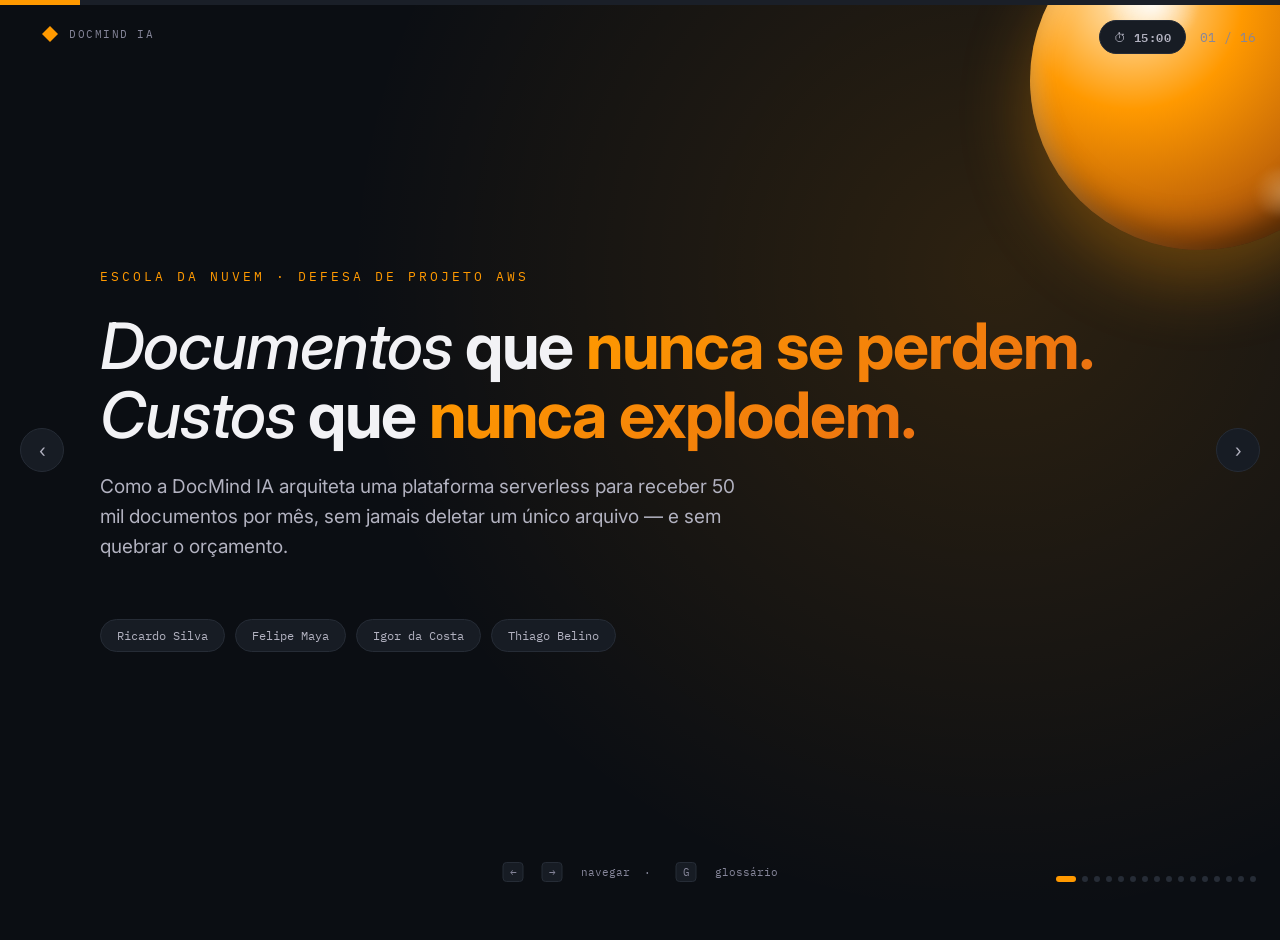
<file: index.html>
<!DOCTYPE html>
<html lang="pt-BR">
<head>
<meta charset="UTF-8">
<meta name="viewport" content="width=device-width, initial-scale=1.0">
<title>DocMind IA — Defesa do Projeto AWS</title>
<link rel="preconnect" href="https://fonts.googleapis.com">
<link href="https://fonts.googleapis.com/css2?family=Inter:ital,wght@0,400;0,500;0,600;0,700;0,800;1,500;1,600&family=IBM+Plex+Mono:wght@400;500;600&display=swap" rel="stylesheet">
<link rel="stylesheet" href="assets/css/presentation.css">
</head>
<body>

<div id="ambient"><div class="bloom"></div><div class="bloom2"></div><div class="grain"></div></div>

<div id="topbar"><div id="progress"></div></div>

<div id="brandMark">
  <svg width="20" height="20" viewBox="0 0 20 20" fill="none"><path d="M2 10 L10 2 L18 10 L10 18 Z M6 10 L10 6 L14 10 L10 14 Z" fill="var(--accent)"/></svg>
  <span>DOCMIND IA</span>
</div>

<div id="hud">
  <div id="timerBox" onclick="toggleTimer()">
    <span>⏱</span><span id="timerLabel">15:00</span>
  </div>
  <div id="slideCounter">01 / 13</div>
</div>

<div class="arrow-btn" id="prevBtn" onclick="go(-1)">‹</div>
<div class="arrow-btn" id="nextBtn" onclick="go(1)">›</div>

<div id="navHint"><kbd>←</kbd><kbd>→</kbd> navegar &nbsp;·&nbsp; <kbd>G</kbd> glossário</div>
<div id="dots"></div>

<div id="deck">

  <!-- SLIDE 0 — CAPA -->
  <section class="slide" id="slide-0">
    <div class="glossy-orb" style="position:absolute; width:340px; height:340px; top:-90px; right:-90px; z-index:0;"></div>
    <div class="slide-inner" style="position:relative; z-index:1;">
      <div class="title-kicker">Escola da Nuvem · Defesa de Projeto AWS</div>
      <div class="title-main"><em>Documentos</em> que <span class="accent">nunca se perdem.</span><br><em>Custos</em> que <span class="accent">nunca explodem.</span></div>
      <p class="title-sub">Como a DocMind IA arquiteta uma plataforma serverless para receber 50 mil documentos por mês, sem jamais deletar um único arquivo — e sem quebrar o orçamento.</p>
      <div class="team-row">
        <div class="team-chip">Ricardo Silva</div>
        <div class="team-chip">Felipe Maya</div>
        <div class="team-chip">Igor da Costa</div>
        <div class="team-chip">Thiago Belino</div>
      </div>
    </div>
  </section>

  <!-- SLIDE 1 — PROBLEMA -->
  <section class="slide slide-editorial" id="slide-1">
    <div class="presenter-tag"><span class="presenter-pill">P1</span><span class="time-pill">1:30</span></div>
    <div class="editorial-top">
      <span class="eyebrow">Problema & Solução</span>
      <div class="problem-grid">
        <div class="problem-col">
          <div class="problem-kicker">Problema 1 — <em>retenção</em></div>
          <h3>Nada pode ser apagado</h3>
          <p class="small">O histórico de documentos é o ativo de treinamento de IA da empresa. Apagar um arquivo antigo destruiria dado que já foi pago para coletar.</p>
        </div>
        <div class="problem-col">
          <div class="problem-kicker">Problema 2 — <em>custo</em></div>
          <h3>Tudo cresce junto</h3>
          <p class="small">50 mil arquivos novos por mês, para sempre, numa camada de acesso rápido tornariam o armazenamento sozinho capaz de inviabilizar o negócio em poucos anos.</p>
        </div>
      </div>
    </div>
    <div class="editorial-bottom">
      <h1 class="mega-title">Retenção <em>eterna</em>. Custo sob controle. Acesso rápido quando o cliente precisa.</h1>
      <div class="solution-aside">
        <div class="problem-kicker" style="color:var(--accent);">Solução</div>
        <p class="small">Uma arquitetura serverless que guarda tudo, mas rebaixa o custo de armazenamento sozinha, com o tempo.</p>
        <div class="aside-stat"><span>∞</span>retenção, zero exclusão</div>
      </div>
    </div>
  </section>

  <!-- SLIDE 2 — TRANSIÇÃO / VISÃO GERAL -->
  <section class="slide" id="slide-2">
    <div class="presenter-tag"><span class="presenter-pill">P1</span><span class="time-pill">0:30</span></div>
    <div class="slide-inner">
      <span class="eyebrow">Nossa resposta</span>
      <h1 class="slide-title">Uma arquitetura <em>100% serverless</em>: paga-se pelo uso, não pela capacidade ociosa.</h1>
      <p class="lede" style="margin-bottom:44px;">Três serviços gerenciados da AWS, cada um resolvendo uma parte específica do problema, sem nenhum servidor para provisionar ou manter.</p>
      <div class="grid3" style="margin-top:20px; row-gap:16px;">
        <div class="card future-card">
          <div class="process-num">01<span>/</span></div>
          <div class="fc-head"><h3 class="future-title">Entrada</h3></div>
          <p class="small" style="margin-top:8px;">AWS Cognito + API Gateway recebe e autentica cada requisição do cliente.</p>
        </div>
        <div class="card future-card">
          <div class="process-num">02<span>/</span></div>
          <div class="fc-head"><h3 class="future-title">Mediação</h3></div>
          <p class="small" style="margin-top:8px;">Lambda decide o que cada usuário pode ver — e gera o acesso.</p>
        </div>
        <div class="card future-card">
          <div class="process-num">03<span>/</span></div>
          <div class="fc-head"><h3 class="future-title">Retenção</h3></div>
          <p class="small" style="margin-top:8px;">S3 guarda tudo para sempre, rebaixando custo automaticamente.</p>
        </div>
      </div>
    </div>
  </section>

  <!-- SLIDE 3 — DIAGRAMA INTERATIVO -->
  <section class="slide" id="slide-3">
    <div class="presenter-tag"><span class="presenter-pill">P1</span><span class="time-pill">1:30</span></div>
    <div class="slide-inner" style="max-width:1420px;">
      <span class="eyebrow">Arquitetura</span>
      <h1 class="slide-title">Clique em cada <em>componente</em> para explorar o fluxo</h1>
      <div class="diagram-wrap">
        <div class="diagram-stage">
          <svg class="connectors" viewBox="0 0 1070 400" preserveAspectRatio="none">
            <defs>
              <marker id="arrowFlow" markerWidth="8" markerHeight="8" refX="6" refY="3" orient="auto" markerUnits="strokeWidth">
                <path d="M0,0 L0,6 L6,3 z" fill="var(--accent)"/>
              </marker>
              <marker id="arrowLife" markerWidth="8" markerHeight="8" refX="6" refY="3" orient="auto" markerUnits="strokeWidth">
                <path d="M0,0 L0,6 L6,3 z" fill="var(--teal)"/>
              </marker>
              <marker id="arrowDown" markerWidth="8" markerHeight="8" refX="6" refY="3" orient="auto" markerUnits="strokeWidth">
                <path d="M0,0 L0,6 L6,3 z" fill="#E7157B"/>
              </marker>
            </defs>
            <path class="flow-path" d="M150,215 L219,215" stroke="var(--accent)" stroke-width="2" marker-end="url(#arrowFlow)"/>
            <path class="flow-path" d="M370,215 L437,215" stroke="var(--accent)" stroke-width="2" marker-end="url(#arrowFlow)"/>
            <path class="flow-path" d="M590,215 L657,215" stroke="var(--accent)" stroke-width="2" marker-end="url(#arrowFlow)"/>
            <path class="flow-path" d="M810,205 L875,123" stroke="var(--accent)" stroke-width="2" marker-end="url(#arrowFlow)"/>
            <path class="life-path" d="M965,151 L965,267" stroke="var(--teal)" stroke-width="2" marker-end="url(#arrowLife)"/>
            <text x="975" y="213" font-family="IBM Plex Mono, monospace" font-size="9" fill="var(--teal)" transform="rotate(90 975 213)" text-anchor="middle">após 365 dias</text>
            <path class="download-path" d="M872,140 L817,218" stroke="#E7157B" stroke-width="1.6" marker-end="url(#arrowDown)"/>
            <path class="download-path" d="M870,300 L815,236" stroke="#E7157B" stroke-width="1.6" marker-end="url(#arrowDown)"/>
            <path class="download-path" d="M657,231 L590,231" stroke="#E7157B" stroke-width="1.6" marker-end="url(#arrowDown)"/>
            <path class="download-path" d="M437,231 L370,231" stroke="#E7157B" stroke-width="1.6" marker-end="url(#arrowDown)"/>
          </svg>
          <div class="node active" id="node-client" data-target="client"><div class="n-icon" style="border-radius:9px; overflow:hidden;"><img src="assets/img/cliente.png" alt="Cliente" style="display:block; width:100%; height:100%; object-fit:cover;"></div><div class="n-title">Cliente</div><div class="n-sub">Upload / consulta</div></div>
          <div class="node" id="node-cognito" data-target="cognito"><div class="n-icon" style="border-radius:9px; overflow:hidden;"><img src="assets/img/cognito.png" alt="Amazon Cognito" style="display:block; width:100%; height:100%; object-fit:cover;"></div><div class="n-title">Cognito</div><div class="n-sub">Login • 1x antes do upload</div></div>
          <div class="node" id="node-api" data-target="api"><div class="n-icon" style="border-radius:9px; overflow:hidden;"><img src="assets/img/api-gateway.png" alt="API Gateway" style="display:block; width:100%; height:100%; object-fit:cover;"></div><div class="n-title">API Gateway</div><div class="n-sub">Entrada + Auth</div></div>
          <div class="node" id="node-lambda" data-target="lambda"><div class="n-icon" style="border-radius:9px; overflow:hidden;"><img src="assets/img/lambda.png" alt="AWS Lambda" style="display:block; width:100%; height:100%; object-fit:cover;"></div><div class="n-title">Lambda</div><div class="n-sub">Presigned URL</div></div>
          <div class="node" id="node-s3" data-target="s3standard"><div class="n-icon" style="border-radius:9px; overflow:hidden;"><img src="assets/img/s3.png" alt="Amazon S3" style="display:block; width:100%; height:100%; object-fit:cover;"></div><div class="n-title">S3 Standard</div><div class="n-sub">0–365 dias</div></div>
          <div class="node" id="node-glacier" data-target="glacier"><div class="n-icon" style="border-radius:9px; overflow:hidden;"><img src="assets/img/s3-glacier.png" alt="S3 Glacier" style="display:block; width:100%; height:100%; object-fit:cover;"></div><div class="n-title">Glacier Deep Archive</div><div class="n-sub">&gt; 365 dias</div></div>
        </div>
        <div class="detail-panel" id="detailPanel"></div>
      </div>
      <div class="cli-terminal">
        <div class="cli-title">📟 aws logs tail /docmind/execution --follow</div>
        <div class="cli-log" id="cliLog">
          <div class="cli-line"><span class="cli-time">[SYS_INIT]</span>Aguardando clique em um componente do diagrama...</div>
        </div>
      </div>
    </div>
  </section>

  <!-- SLIDE 4 — SERVIÇOS EXPLICADOS -->
  <section class="slide" id="slide-4">
    <div class="presenter-tag"><span class="presenter-pill">P2</span><span class="time-pill">1:45</span></div>
    <div class="slide-inner" style="max-width:1250px;">
      <span class="eyebrow">Cada serviço, explicado</span>
      <h1 class="slide-title title-dense">O que é. Pra que usamos. Por que <em>escolhemos</em>. E em vez de quê.</h1>
      <div class="svc-grid">
        <div class="svc-col">
          <div class="process-num">01<span>/</span></div>
          <div class="svc-head"><div class="svc-icon" style="border-radius:10px; overflow:hidden;"><img src="assets/img/cognito.png" alt="Amazon Cognito" style="display:block; width:100%; height:100%; object-fit:cover;"></div><div><b>Amazon Cognito</b><div class="svc-analogy">"o segurança que confere identidade antes de tudo"</div></div></div>
          <div class="svc-row"><div class="lbl">O que é</div><div class="val">Serviço de identidade gerenciado — cadastro, login e emissão de token prontos.</div></div>
          <div class="svc-row"><div class="lbl">Pra que usamos</div><div class="val">Autenticar cada usuário e emitir o JWT do qual o restante do fluxo depende.</div></div>
          <div class="svc-row"><div class="lbl">Por que</div><div class="val">Elimina programar hash de senha, expiração de token e recuperação de conta na mão.</div></div>
          <div class="svc-row alt"><div class="lbl">Em vez de</div><div class="val">Landing page + banco de dados próprio — funcionaria, mas significa reimplementar (e arriscar) autenticação do zero.</div></div>
        </div>
        <div class="svc-col">
          <div class="process-num">02<span>/</span></div>
          <div class="svc-head"><div class="svc-icon" style="border-radius:10px; overflow:hidden;"><img src="assets/img/api-gateway.png" alt="API Gateway" style="display:block; width:100%; height:100%; object-fit:cover;"></div><div><b>API Gateway</b><div class="svc-analogy">"a recepção que confere sua identidade"</div></div></div>
          <div class="svc-row"><div class="lbl">O que é</div><div class="val">Porta de entrada HTTP gerenciada, com autenticação embutida.</div></div>
          <div class="svc-row"><div class="lbl">Pra que usamos</div><div class="val">Validar a identidade do usuário antes de qualquer acesso a arquivo.</div></div>
          <div class="svc-row"><div class="lbl">Por que</div><div class="val">Elimina a necessidade de reimplementar autenticação em cada endpoint.</div></div>
          <div class="svc-row alt"><div class="lbl">Em vez de</div><div class="val">ALB + Lambda direto, ou Function URLs — perderíamos usage plans, API keys por cliente e o Authorizer nativo via JWT.</div></div>
        </div>
        <div class="svc-col">
          <div class="process-num">03<span>/</span></div>
          <div class="svc-head"><div class="svc-icon" style="border-radius:10px; overflow:hidden;"><img src="assets/img/lambda.png" alt="AWS Lambda" style="display:block; width:100%; height:100%; object-fit:cover;"></div><div><b>AWS Lambda</b><div class="svc-analogy">"o atendente que busca só o seu documento"</div></div></div>
          <div class="svc-row"><div class="lbl">O que é</div><div class="val">Computação sob demanda, sem servidor para provisionar.</div></div>
          <div class="svc-row"><div class="lbl">Pra que usamos</div><div class="val">Gerar URLs assinadas restritas ao prefixo do usuário autenticado.</div></div>
          <div class="svc-row"><div class="lbl">Por que</div><div class="val">Cobrança só por invocação real — ideal para tráfego irregular.</div></div>
          <div class="svc-row alt"><div class="lbl">Em vez de</div><div class="val">EC2 ou ECS/Fargate — cobrariam capacidade ociosa entre uploads, indo contra o custo proporcional ao uso.</div></div>
        </div>
        <div class="svc-col">
          <div class="process-num">04<span>/</span></div>
          <div class="svc-head"><div class="svc-icon" style="border-radius:10px; overflow:hidden;"><img src="assets/img/s3.png" alt="Amazon S3" style="display:block; width:100%; height:100%; object-fit:cover;"></div><div><b>Amazon S3</b><div class="svc-analogy">"o arquivo onde tudo fica guardado"</div></div></div>
          <div class="svc-row"><div class="lbl">O que é</div><div class="val">Armazenamento de objetos com 8 classes de custo diferentes.</div></div>
          <div class="svc-row"><div class="lbl">Pra que usamos</div><div class="val">Guardar todo o histórico, com prefixo por usuário e Lifecycle.</div></div>
          <div class="svc-row"><div class="lbl">Por que</div><div class="val">Único serviço que combina durabilidade de 11 noves com custo residual.</div></div>
          <div class="svc-row alt"><div class="lbl">Em vez de</div><div class="val">EFS ou um blob column em banco de dados — nenhum dos dois tem Lifecycle nativo para arquivamento frio automático.</div></div>
        </div>
      </div>
    </div>
  </section>

  <!-- SLIDE 5 — JUSTIFICATIVA TÉCNICA -->
  <section class="slide" id="slide-5">
    <div class="presenter-tag"><span class="presenter-pill">P2</span><span class="time-pill">1:30</span></div>
    <div class="slide-inner" style="max-width:1250px;">
      <span class="eyebrow">Decisões pensadas, não copiadas</span>
      <h1 class="slide-title title-dense">Por que cada serviço <em>venceu</em> (e não a alternativa óbvia)</h1>
      <p class="small" style="margin-bottom:14px;">Em resumo: para cada peça da arquitetura, perguntamos "existe outro jeito de fazer isso, e por que não escolhemos ele?". O critério nunca foi "o que sabemos usar", foi "o que o requisito de negócio exige".</p>

      <table class="matrix">
        <thead>
          <tr><th style="width:16%;">Serviço escolhido</th><th style="width:28%;">Alternativa considerada</th><th style="width:56%;">Critério decisivo</th></tr>
        </thead>
        <tbody>
          <tr>
            <td class="svc-name" style="color:var(--ice);">Amazon Cognito</td>
            <td>Autenticação própria (banco de dados + hash de senha + JWT assinado à mão)</td>
            <td>Zero código de autenticação pra manter — cadastro, login e emissão de token prontos, com <b>10.000 usuários ativos/mês grátis</b>, indefinidamente.</td>
          </tr>
          <tr>
            <td class="svc-name" style="color:var(--ice);">API Gateway</td>
            <td>ALB + Lambda direto / Function URLs</td>
            <td>Precisávamos de <b>usage plans e API keys por cliente</b>, throttling nativo e integração pronta com Authorizer via JWT — sem escrever isso à mão.</td>
          </tr>
          <tr>
            <td class="svc-name" style="color:var(--accent);">AWS Lambda</td>
            <td>EC2 ou ECS/Fargate</td>
            <td>O tráfego de upload é <b>imprevisível e em rajadas</b>. Servidor fixo pagaria capacidade ociosa entre picos — Lambda cobra só a invocação real.</td>
          </tr>
          <tr>
            <td class="svc-name" style="color:var(--teal);">Amazon S3</td>
            <td>EFS ou blob em banco de dados</td>
            <td>Só o S3 tem <b>Lifecycle nativo</b> para rebaixar classe de armazenamento automaticamente — sem isso, o requisito "nunca deletar" ficaria caro demais.</td>
          </tr>
        </tbody>
      </table>

      <div class="grid2" style="margin-top:18px;">
        <div class="card" style="padding:16px 20px;">
          <h2 class="section-title" style="font-size:15px;">Deletar após X anos?</h2>
          <p class="small">Descartado: violaria o requisito mais importante — o histórico é o ativo de treinamento futuro dos modelos de IA.</p>
        </div>
        <div class="card" style="padding:16px 20px;">
          <h2 class="section-title" style="font-size:15px;">ACL pública por link direto?</h2>
          <p class="small">Descartado: exporia arquivos de um cliente a outro. URL assinada resolve sem abrir mão de performance.</p>
        </div>
      </div>
    </div>
  </section>

  <!-- SLIDE 6 — SEGURANÇA -->
  <section class="slide" id="slide-6">
    <div class="presenter-tag"><span class="presenter-pill">P2</span><span class="time-pill">1:30</span></div>
    <div class="slide-inner">
      <span class="eyebrow">Segurança & isolamento multi-tenant</span>
      <h1 class="slide-title" style="margin-bottom:10px;"><em>Cinco camadas</em> independentes, e nenhuma depende de boa vontade</h1>
      <div class="security-row">
        <div class="security-num">01</div>
        <div><div class="layer-title">Autenticação via Cognito <span class="svc-analogy">— "ninguém entra sem crachá"</span></div><div class="layer-desc">Todo acesso começa com login no Cognito. Sem um token JWT válido, emitido por ele, a requisição nem chega a ser avaliada pelas camadas abaixo.</div></div>
      </div>
      <div class="security-row">
        <div class="security-num">02</div>
        <div><div class="layer-title">Block Public Access <span class="svc-analogy">— "um cofre sem vitrine"</span></div><div class="layer-desc">Habilitado em 100% do bucket. Mesmo um erro futuro de configuração não consegue expor um objeto publicamente.</div></div>
      </div>
      <div class="security-row">
        <div class="security-num">03</div>
        <div><div class="layer-title">IAM de menor privilégio <span class="svc-analogy">— "um crachá que só abre uma porta"</span></div><div class="layer-desc">A role de execução da Lambda só tem <code class="inline">s3:GetObject</code>/<code class="inline">PutObject</code> dentro do prefixo do próprio usuário — mesmo um bug no código não vazaria dado de outro cliente, porque a permissão nem existe.</div></div>
      </div>
      <div class="security-row">
        <div class="security-num">04</div>
        <div><div class="layer-title">Prefixo por usuário <span class="svc-analogy">— "uma gaveta com o nome de cada um"</span></div><div class="layer-desc">Todo arquivo vive em <code class="inline">usuario-{id}/arquivo.pdf</code> — o ID do usuário autenticado vira a fronteira lógica que a política do IAM acima referencia diretamente.</div></div>
      </div>
      <div class="security-row">
        <div class="security-num">05</div>
        <div><div class="layer-title">URL assinada de curta duração <span class="svc-analogy">— "uma chave que se autodestrói"</span></div><div class="layer-desc">Nenhum cliente acessa o S3 diretamente. Toda leitura/escrita passa por uma presigned URL gerada pela Lambda, expirando em minutos.</div></div>
      </div>
    </div>
  </section>

  <!-- SLIDE 7 — ESCALABILIDADE & RESILIÊNCIA -->
  <section class="slide" id="slide-7">
    <div class="presenter-tag"><span class="presenter-pill">P3</span><span class="time-pill">0:45</span></div>
    <div class="slide-inner">
      <span class="eyebrow">Além do dia 1</span>
      <h1 class="slide-title">E se a DocMind IA <em>crescer 10x</em> amanhã?</h1>
      <div class="grid2" style="margin-top:22px;">
        <div class="card">
          <h2 class="section-title">📈 Escalabilidade <span class="svc-analogy" style="font-size:12px;">— "cozinhas extras que abrem sozinhas quando lota"</span></h2>
          <p class="small" style="margin-top:8px;">API Gateway e Lambda escalam automaticamente por requisição — sem fila de espera, sem servidor para redimensionar. S3 não tem limite prático de objetos armazenados.</p>
        </div>
        <div class="card">
          <h2 class="section-title">🛡️ Resiliência <span class="svc-analogy" style="font-size:12px;">— "cópias em prédios diferentes, sem pedir"</span></h2>
          <p class="small" style="margin-top:8px;">S3 replica cada objeto entre múltiplas zonas de disponibilidade automaticamente (11 noves de durabilidade). Se uma zona falhar, o cliente nem percebe — não é um plano de contingência à parte, é o funcionamento padrão do serviço.</p>
        </div>
      </div>
      <p class="small" style="margin-top:16px;">Em resumo: crescer não exige replanejar a arquitetura, e uma falha isolada da AWS não é motivo de pânico — o serviço já foi desenhado, por padrão, pra absorver os dois casos.</p>
    </div>
  </section>

  <!-- SLIDE 8 — CALCULADORA -->
  <section class="slide" id="slide-8">
    <div class="presenter-tag"><span class="presenter-pill">P3</span><span class="time-pill">2:00</span></div>
    <div class="slide-inner" style="max-width:1250px;">
      <span class="eyebrow">Quanto isso custa de verdade?</span>
      <h1 class="slide-title title-dense"><em>Calculadora</em> ao vivo, baseada nos preços oficiais da AWS</h1>
      <p class="small" style="margin-bottom:10px;">us-east-1 · verificado em julho de 2026 · Lambda em 512 MB x86_64 · separa custo fixo de manter o serviço do custo sob demanda de download</p>
      <div class="calc-wrap">
        <div>
          <div class="slider-group">
            <label>Arquivos enviados por mês <b id="lblFiles">50.000</b></label>
            <input type="range" id="rngFiles" min="10000" max="500000" step="10000" value="50000">
          </div>
          <div class="slider-group">
            <label>Tamanho médio do arquivo (MB) <b id="lblSize">2.0</b></label>
            <input type="range" id="rngSize" min="0.5" max="10" step="0.5" value="2">
          </div>
          <div class="slider-group">
            <label>Meses de operação <b id="lblMonths">36</b></label>
            <input type="range" id="rngMonths" min="1" max="60" step="1" value="36">
          </div>
          <div class="slider-group">
            <label>Downloads por arquivo/mês <b id="lblDownloads">2.0</b></label>
            <input type="range" id="rngDownloads" min="0" max="5" step="0.5" value="2">
          </div>
          <div class="slider-group">
            <label>Tipo de API</label>
            <div class="toggle-row">
              <div class="toggle-btn active" id="btnRest" onclick="setApi('REST')">REST · $3.50/M</div>
              <div class="toggle-btn" id="btnHttp" onclick="setApi('HTTP')">HTTP · $1.00/M</div>
            </div>
          </div>
        </div>
        <div class="result-card">
          <div class="result-total" id="resultTotal">$0<span>/mês total</span></div>

          <div class="calc-group">
            <div class="calc-group-head"><span>🔧 Manter o serviço rodando</span><span id="valKeepRunning">$0</span></div>
            <div class="bar-row"><div class="bar-label"><span>Armazenamento S3</span><span id="valStorage">$0</span></div><div class="bar-track"><div class="bar-fill" id="barStorage" style="background:var(--accent-gradient); width:0%;"></div></div></div>
            <div class="bar-row"><div class="bar-label"><span>Upload (S3 + Lambda + API)</span><span id="valUpload">$0</span></div><div class="bar-track"><div class="bar-fill" id="barUpload" style="background:var(--accent); width:0%;"></div></div></div>
          </div>

          <div class="calc-group">
            <div class="calc-group-head"><span>⬇️ Download sob demanda</span><span id="valDownload">$0</span></div>
            <div class="bar-row"><div class="bar-label"><span>Leitura (S3 + Lambda + API)</span><span id="valRead">$0</span></div><div class="bar-track"><div class="bar-fill" id="barRead" style="background:var(--ice); width:0%;"></div></div></div>
            <div class="bar-row"><div class="bar-label"><span>Transferência de dados</span><span id="valTransfer">$0</span></div><div class="bar-track"><div class="bar-fill" id="barTransfer" style="background:#E7157B; width:0%;"></div></div></div>
          </div>

          <div class="compare-line">
            <span>Sem Lifecycle seria <span class="strike" id="valNoLifecycle">$0</span>/mês</span>
            <span class="save" id="valSavings">economia de 0%</span>
          </div>
          <p class="small" style="margin-top:14px; font-size:11px; color:var(--text-dim); border-top:1px solid var(--border-soft); padding-top:12px;">O mesmo Lifecycle que corta custo também corta pegada ambiental: nenhum servidor fica ligado ocioso (serverless), e armazenamento frio consome menos energia por GB do que o Standard — a otimização de custo e a de sustentabilidade, aqui, são a mesma decisão.</p>
        </div>
      </div>
    </div>
  </section>

  <!-- SLIDE 9 — CENÁRIOS -->
  <section class="slide" id="slide-9">
    <div class="presenter-tag"><span class="presenter-pill">P3</span><span class="time-pill">0:45</span></div>
    <div class="slide-inner" style="max-width:1250px;">
      <span class="eyebrow">Para mais e para menos</span>
      <h1 class="slide-title" style="margin-bottom:24px;">O mesmo desenho, em <em>três escalas</em></h1>
      <div class="scenario-mosaic">
        <div class="scenario-card">
          <div class="scenario-tag">Enxuta</div>
          <div class="scenario-price" style="color:var(--teal);">≈ $30/mês</div>
          <div class="small">50 mil arq./mês · 3 anos</div>
          <ul class="scenario-desc">
            <li>API Gateway HTTP (-71% por requisição)</li>
            <li>Lambda em ARM/Graviton</li>
            <li>Ideal para MVP e validação inicial</li>
          </ul>
        </div>
        <div class="scenario-card featured span-tall">
          <div class="scenario-tag">Proposta (ideal)</div>
          <div class="scenario-price">≈ $31/mês</div>
          <div class="small">50 mil arq./mês · 3 anos</div>
          <ul class="scenario-desc">
            <li>API Gateway REST (usage plans, API keys)</li>
            <li>Já opera quase 100% dentro do Free Tier</li>
            <li>Pronta para auditoria e multi-tenant</li>
          </ul>
          <p class="small" style="margin-top:20px; color:rgba(0,0,0,.75); max-width:280px;">É a arquitetura que sustenta o resto da apresentação — os cenários "Enxuta" e "Escala" são variações dela, não pontos de partida diferentes.</p>
        </div>
        <div class="scenario-card">
          <div class="scenario-tag">Escala 10x + Enterprise</div>
          <div class="scenario-price" style="color:var(--ice);">≈ $3.050/mês</div>
          <div class="small">500 mil arq./mês · 3 anos</div>
          <ul class="scenario-desc">
            <li>+ WAF, CloudFront e réplica cross-region</li>
            <li>+ Provisioned Concurrency (zero cold-start)</li>
            <li>Custo cresce ~100x — a réplica cross-region sozinha dobra o armazenamento</li>
          </ul>
        </div>
      </div>
      <p class="small" style="margin-top:20px;">O salto de custo na Escala não vem do volume de arquivos em si — vem de decisões de redundância (réplica em outra região) que qualquer arquitetura pagaria para ter o mesmo nível de proteção.</p>
      <p class="small" style="margin-top:8px; font-family:var(--mono); font-size:10.5px; color:var(--text-dim);">Premissas: região us-east-1, arquivo médio de 2 MB (5x maior no cenário de escala), sem custo de transferência de dados, preços oficiais AWS de jul/2026. No cenário de Escala, o total inclui réplica cross-region (dobra o armazenamento), WAF (Web ACL + regras + requisições) e Provisioned Concurrency estimados. Valores educacionais — não substituem a AWS Pricing Calculator para uma proposta comercial real.</p>
    </div>
  </section>

  <!-- SLIDE 10 — REPLICABILIDADE -->
  <section class="slide" id="slide-10">
    <div class="presenter-tag"><span class="presenter-pill">P4</span><span class="time-pill">0:45</span></div>
    <div class="slide-inner">
      <span class="eyebrow">Qualquer um consegue rodar</span>
      <h1 class="slide-title">Documentado como <em>projeto open source</em> de verdade</h1>
      <div class="grid2" style="margin-top:20px; align-items:center;">
        <div>
          <div class="check-item"><div class="check-icon">✓</div><div><b>README completo</b> — pré-requisitos, dependências e setup do zero.</div></div>
          <div class="check-item"><div class="check-icon">✓</div><div><b>Variáveis de ambiente documentadas</b> — exemplos claros, nenhuma credencial real exposta.</div></div>
          <div class="check-item"><div class="check-icon">✓</div><div><b>Infraestrutura como código</b> — CloudFormation cria bucket, Lifecycle e IAM automaticamente.</div></div>
          <div class="check-item"><div class="check-icon">✓</div><div><b>Passo a passo testado</b> — do clone do repositório ao primeiro upload funcionando.</div></div>
        </div>
        <div class="readme-mock">
          <div class="rm-title"><span class="rm-dot" style="background:var(--red);"></span><span class="rm-dot" style="background:#E8B84B;"></span><span class="rm-dot" style="background:var(--green);"></span>&nbsp;&nbsp;docmind-ia/</div>
          <pre>├── README.md
├── infra/
│   └── <span class="accent-line">template.yaml</span>        <span style="color:var(--text-dim);"># CloudFormation</span>
├── src/
│   └── lambda_handler.py
├── .env.example
└── docs/
    └── setup.md

<span class="cmd">$</span> git clone github.com/docmind-ia/docmind-ia
<span class="cmd">$</span> aws cloudformation deploy --template-file infra/template.yaml
<span class="cmd">$</span> ./setup.sh
<span style="color:var(--green);">✓ bucket criado · lifecycle ativo · upload ok</span></pre>
        </div>
      </div>
    </div>
  </section>

  <!-- SLIDE 11 — MELHORIAS FUTURAS -->
  <section class="slide" id="slide-11">
    <div class="presenter-tag"><span class="presenter-pill">P4</span><span class="time-pill">1:00</span></div>
    <div class="slide-inner" style="max-width:1140px;">
      <span class="eyebrow">Arquitetura pensada para crescer</span>
      <h1 class="slide-title title-dense">Melhorias futuras: o que entraria na <em>próxima fase</em></h1>
      <p class="small" style="margin-bottom:6px;">Não implementamos por escopo do case, mas sabemos exatamente onde cada peça se encaixaria.</p>

      <div class="grid3" style="margin-top:20px; row-gap:16px;">
        <div class="card future-card">
          <div class="process-num">01<span>/</span></div>
          <div class="fc-head"><div class="fc-icon" style="border-radius:9px; overflow:hidden;"><img src="assets/img/dynamodb.png" alt="Amazon DynamoDB" style="display:block; width:100%; height:100%; object-fit:cover;"></div><h3 class="future-title">Amazon DynamoDB</h3></div>
          <p class="small" style="margin-top:8px;">Metadados do documento — nome, data, tamanho, status — sem depender só de <code class="inline">ListObjects</code> no S3 para consultas.</p>
        </div>
        <div class="card future-card">
          <div class="process-num">02<span>/</span></div>
          <div class="fc-head"><div class="fc-icon" style="border-radius:9px; overflow:hidden;"><img src="assets/img/waf.png" alt="AWS WAF" style="display:block; width:100%; height:100%; object-fit:cover;"></div><h3 class="future-title">AWS WAF</h3></div>
          <p class="small" style="margin-top:8px;">Camada de defesa na frente do API Gateway — bloqueia SQL injection, XSS e bots automatizados antes de chegar à Lambda.</p>
        </div>
        <div class="card future-card">
          <div class="process-num">03<span>/</span></div>
          <div class="fc-head"><div class="fc-icon" style="border-radius:9px; overflow:hidden;"><img src="assets/img/kms.png" alt="AWS KMS" style="display:block; width:100%; height:100%; object-fit:cover;"></div><h3 class="future-title">AWS KMS (SSE-KMS)</h3></div>
          <p class="small" style="margin-top:8px;">Chaves de criptografia gerenciadas e auditáveis para os objetos do S3 — rotação automática e rastro de auditoria de cada uso.</p>
        </div>
        <div class="card future-card">
          <div class="process-num">04<span>/</span></div>
          <div class="fc-head"><div class="fc-icon" style="border-radius:9px; overflow:hidden;"><img src="assets/img/eventbridge.png" alt="EventBridge" style="display:block; width:100%; height:100%; object-fit:cover;"></div><h3 class="future-title">EventBridge / Notificações do S3</h3></div>
          <p class="small" style="margin-top:8px;">Dispara automaticamente o pipeline de IA assim que um novo documento chega — arquitetura orientada a eventos, sem polling.</p>
        </div>
        <div class="card future-card">
          <div class="process-num">05<span>/</span></div>
          <div class="fc-head"><div class="fc-icon" style="border-radius:9px; overflow:hidden;"><img src="assets/img/cloudwatch.png" alt="Amazon CloudWatch" style="display:block; width:100%; height:100%; object-fit:cover;"></div><h3 class="future-title">Amazon CloudWatch</h3></div>
          <p class="small" style="margin-top:8px;">Logs, métricas e alarmes — visibilidade sobre erro e custo sem precisar caçar problema no escuro.</p>
        </div>
      </div>
    </div>
  </section>

  <!-- SLIDE 12 — ARQUITETURA COM AS MELHORIAS FUTURAS -->
  <section class="slide" id="slide-12">
    <div class="presenter-tag"><span class="presenter-pill">P4</span><span class="time-pill">1:00</span></div>
    <div class="slide-inner" style="max-width:1280px;">
      <span class="eyebrow">Arquitetura pensada para crescer</span>
      <h1 class="slide-title title-dense">A mesma espinha dorsal, com a <em>próxima fase</em> encaixada</h1>

      <div style="margin-top:8px; font-family:var(--mono); font-size:10px; letter-spacing:1px; text-transform:uppercase; color:var(--text-dim);">Em produção hoje</div>
      <div class="future-arch-flow">
        <div class="arch-node"><div class="arch-icon"><img src="assets/img/cognito.png" alt="Amazon Cognito" style="display:block; width:100%; height:100%; object-fit:cover;"></div><div class="arch-title">Cognito</div><div class="arch-sub">Login &amp; token</div></div>
        <span class="arch-arrow">→</span>
        <div class="arch-node"><div class="arch-icon" style="overflow:hidden;"><img src="assets/img/cliente.png" alt="Cliente" style="display:block; width:100%; height:100%; object-fit:cover;"></div><div class="arch-title">Cliente</div><div class="arch-sub">Upload / consulta</div></div>
        <span class="arch-arrow">→</span>
        <div class="arch-node"><div class="arch-icon"><img src="assets/img/api-gateway.png" alt="API Gateway" style="width:100%; height:100%; object-fit:cover; display:block;"></div><div class="arch-title">API Gateway</div><div class="arch-sub">Entrada + auth</div></div>
        <span class="arch-arrow">→</span>
        <div class="arch-node"><div class="arch-icon"><img src="assets/img/lambda.png" alt="Lambda" style="width:100%; height:100%; object-fit:cover; display:block;"></div><div class="arch-title">Lambda</div><div class="arch-sub">Presigned URL</div></div>
        <span class="arch-arrow">→</span>
        <div class="arch-node"><div class="arch-icon"><img src="assets/img/s3.png" alt="S3 Standard" style="width:100%; height:100%; object-fit:cover; display:block;"></div><div class="arch-title">S3 Standard</div><div class="arch-sub">0–365 dias</div></div>
        <span class="arch-arrow">→</span>
        <div class="arch-node"><div class="arch-icon"><img src="assets/img/s3-glacier.png" alt="Glacier" style="width:100%; height:100%; object-fit:cover; display:block;"></div><div class="arch-title">Glacier Deep Archive</div><div class="arch-sub">&gt; 365 dias</div></div>
      </div>

      <div style="margin-top:26px; font-family:var(--mono); font-size:10px; letter-spacing:1px; text-transform:uppercase; color:var(--text-dim);">Próxima fase — roadmap</div>
      <div class="future-arch-grid">
        <div class="arch-node"><div class="arch-icon"><img src="assets/img/waf.png" alt="AWS WAF" style="width:100%; height:100%; object-fit:cover; display:block;"></div><div class="arch-title">AWS WAF</div><div class="arch-sub">Bloqueia SQLi/XSS antes da Lambda</div><span class="attach-to">↳ protege API Gateway</span></div>
        <div class="arch-node"><div class="arch-icon"><img src="assets/img/dynamodb.png" alt="Amazon DynamoDB" style="width:100%; height:100%; object-fit:cover; display:block;"></div><div class="arch-title">DynamoDB</div><div class="arch-sub">Metadados sem ListObjects</div><span class="attach-to">↳ acoplado à Lambda</span></div>
        <div class="arch-node"><div class="arch-icon"><img src="assets/img/kms.png" alt="AWS KMS" style="width:100%; height:100%; object-fit:cover; display:block;"></div><div class="arch-title">AWS KMS</div><div class="arch-sub">Criptografia gerenciada</div><span class="attach-to">↳ envolve S3 Standard</span></div>
        <div class="arch-node"><div class="arch-icon"><img src="assets/img/eventbridge.png" alt="EventBridge" style="width:100%; height:100%; object-fit:cover; display:block;"></div><div class="arch-title">EventBridge</div><div class="arch-sub">Dispara pipeline de IA</div><span class="attach-to">↳ escuta eventos do S3</span></div>
        <div class="arch-node"><div class="arch-icon" style="overflow:hidden;"><img src="assets/img/cloudwatch.png" alt="Amazon CloudWatch" style="display:block; width:100%; height:100%; object-fit:cover;"></div><div class="arch-title">CloudWatch</div><div class="arch-sub">Logs, métricas e alarmes</div><span class="attach-to">↳ observa tudo acima</span></div>
      </div>

      <div class="arch-legend">
        <span><span class="lg-swatch solid"></span>Em produção hoje</span>
        <span><span class="lg-swatch dashed"></span>Próxima fase — nenhuma reescrita, só encaixe</span>
      </div>
    </div>
  </section>

    <!-- SLIDE 13 — DIFERENCIAL + CONCLUSÃO -->
  <section class="slide" id="slide-13">
    <div class="glossy-orb" style="position:absolute; width:150px; height:150px; bottom:-40px; right:60px; z-index:0; opacity:.85;"></div>
    <div class="presenter-tag"><span class="presenter-pill">P4</span><span class="time-pill">1:00</span></div>
    <div class="slide-inner" style="position:relative; z-index:1;">
      <span class="eyebrow">Fechando a defesa</span>
      <h1 class="slide-title">Três <em>garantias</em>, uma arquitetura só</h1>
      <div class="grid3" style="margin-top:20px;">
        <div class="card"><h2 class="section-title" style="font-size:17px;">🔐 Isolamento real</h2><p class="small" style="margin-top:8px;">Block Public Access + prefixo + URL assinada + IAM de menor privilégio.</p></div>
        <div class="card"><h2 class="section-title" style="font-size:17px;">♾️ Histórico preservado</h2><p class="small" style="margin-top:8px;">Nada é deletado — apenas rebaixado de classe. O ativo de IA continua íntegro.</p></div>
        <div class="card"><h2 class="section-title" style="font-size:17px;">💰 Custo sustentável</h2><p class="small" style="margin-top:8px;">Lifecycle automatizado mantém o crescimento do armazenamento sob controle para sempre.</p></div>
      </div>
    </div>
  </section>

  <!-- SLIDE 14 — PERGUNTAS FREQUENTES (bônus, fora do cronômetro) -->
  <section class="slide" id="slide-14">
    <div class="presenter-tag"><span class="presenter-pill" style="background:var(--ice-soft); color:var(--ice); border-color:#4A2F8C;">EXTRA</span><span class="time-pill">reserva p/ perguntas</span></div>
    <div class="slide-inner" style="max-width:1250px;">
      <span class="eyebrow">Antecipando a banca</span>
      <h1 class="slide-title title-dense">Perguntas que vocês <em>provavelmente</em> vão nos fazer</h1>
      <p class="small" style="margin-bottom:16px;">Não é slide de discurso — é cola. Se a pergunta vier, a resposta já está pronta aqui.</p>
      <div class="grid2">
        <div class="card">
          <h2 class="section-title" style="font-size:14.5px;">"E a LGPD? O cliente pode pedir para apagar os dados dele?"</h2>
          <p class="small">Sim — "nunca deletar" é a regra para o ativo de treinamento, não uma barreira legal. Na prática, um pedido de exclusão viraria um <b>sinalizador de anonimização</b> no metadado do documento (ver slide "Melhorias Futuras" — DynamoDB), não uma promessa quebrada.</p>
        </div>
        <div class="card">
          <h2 class="section-title" style="font-size:14.5px;">"E se a AWS cair, vocês perdem tudo?"</h2>
          <p class="small">Não. O S3 replica cada objeto automaticamente entre múltiplas zonas de disponibilidade — isso não é uma configuração extra, é o funcionamento padrão do serviço, com 11 noves de durabilidade.</p>
        </div>
        <div class="card">
          <h2 class="section-title" style="font-size:14.5px;">"Por que não usar um servidor comum, tipo uma VM?"</h2>
          <p class="small">Um servidor fixo cobra 24h por dia, mesmo às 3h da manhã sem nenhum upload. Serverless cobra só quando alguém realmente usa — essencial num negócio que ainda não sabe seu volume exato de crescimento.</p>
        </div>
        <div class="card">
          <h2 class="section-title" style="font-size:14.5px;">"O Free Tier da AWS não acaba?"</h2>
          <p class="small">Ele renova todo mês, não é um bônus único. No volume atual (~150 mil requisições/mês), a arquitetura fica dentro dele indefinidamente — só passa a pagar de verdade se o volume crescer bem além disso.</p>
        </div>
        <div class="card">
          <h2 class="section-title" style="font-size:14.5px;">"Como vocês têm certeza que um cliente não vê o arquivo do outro?"</h2>
          <p class="small">Não é promessa, é demonstrável: temos um simulador funcional que tenta o acesso indevido ao vivo e mostra o 403 sendo devolvido, camada por camada. Podemos rodar agora, se quiserem ver.</p>
        </div>
        <div class="card">
          <h2 class="section-title" style="font-size:14.5px;">"Isso é só teoria ou dá pra montar de verdade?"</h2>
          <p class="small">O CloudFormation do projeto cria bucket, política de Lifecycle e IAM automaticamente — é código, não slide. Qualquer pessoa da equipe consegue subir o ambiente do zero em poucos minutos.</p>
        </div>
      </div>
    </div>
  </section>

  <!-- SLIDE 15 — OBRIGADO -->
  <section class="slide" id="slide-15">
    <div class="glossy-ring" style="position:absolute; width:480px; height:480px; top:50%; left:50%; transform:translate(-50%,-50%); z-index:0; opacity:.55;"></div>
    <div class="slide-inner" style="position:relative; z-index:1;">
      <span class="eyebrow" style="text-align:center;">DocMind IA · Escola da Nuvem</span>
      <h1 class="slide-title title-hero" style="text-align:center;">Perguntas?</h1>
      <p class="lede" style="text-align:center; margin:0 auto;">Toda a equipe está pronta para detalhar qualquer camada da arquitetura — do IAM ao custo por GB.</p>
      <div class="team-row" style="justify-content:center; margin-top:20px;">
        <div class="team-chip">Ricardo Silva</div>
        <div class="team-chip">Felipe Maya</div>
        <div class="team-chip">Igor da Costa</div>
        <div class="team-chip">Thiago Belino</div>
      </div>
    </div>
  </section>

</div>

<div id="glossaryPanel">
  <div class="np-label" style="color:var(--teal);">Glossário rápido — tecla G</div>
  <div id="glossaryGrid"></div>
</div>

<script src="assets/js/presentation.js"></script>
</body>
</html>
</file>
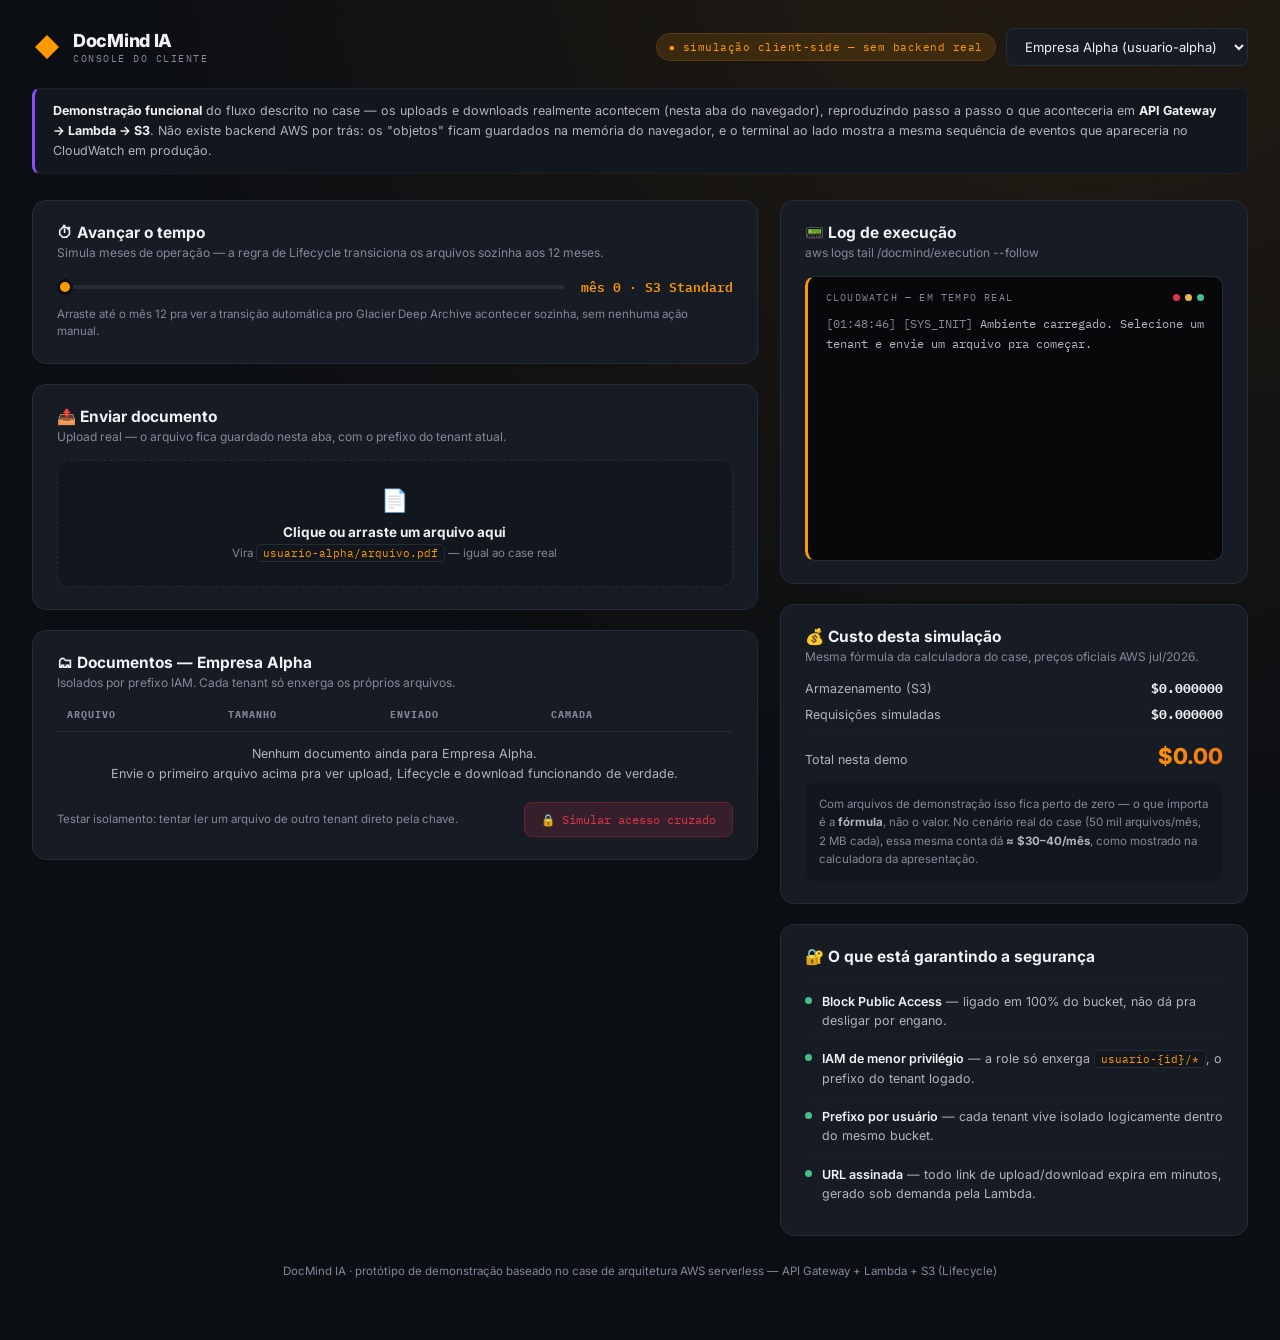
<file: demo.html>
<!DOCTYPE html>
<html lang="pt-BR">
<head>
<meta charset="UTF-8">
<meta name="viewport" content="width=device-width, initial-scale=1.0">
<title>DocMind IA — Demonstração funcional</title>
<link rel="preconnect" href="https://fonts.googleapis.com">
<link href="https://fonts.googleapis.com/css2?family=Inter:ital,wght@0,400;0,500;0,600;0,700;0,800;1,500&family=IBM+Plex+Mono:wght@400;500;600&display=swap" rel="stylesheet">
<link rel="stylesheet" href="assets/css/demo.css">
</head>
<body>

<div id="topbar">
  <div class="brand">
    <svg width="30" height="30" viewBox="0 0 20 20" fill="none"><path d="M2 10 L10 2 L18 10 L10 18 Z M6 10 L10 6 L14 10 L10 14 Z" fill="#FF9900"/></svg>
    <div class="brand-text"><b>DocMind IA</b><span>Console do cliente</span></div>
  </div>
  <div class="top-controls">
    <span class="sim-badge">● simulação client-side — sem backend real</span>
    <select id="tenantSelect" onchange="switchTenant(this.value)">
      <option value="alpha">Empresa Alpha (usuario-alpha)</option>
      <option value="beta">Empresa Beta (usuario-beta)</option>
    </select>
  </div>
</div>

<div class="disclosure">
  <b>Demonstração funcional</b> do fluxo descrito no case — os uploads e downloads realmente acontecem (nesta aba do navegador), reproduzindo passo a passo o que aconteceria em <b>API Gateway → Lambda → S3</b>. Não existe backend AWS por trás: os "objetos" ficam guardados na memória do navegador, e o terminal ao lado mostra a mesma sequência de eventos que apareceria no CloudWatch em produção.
</div>

<div class="layout">
  <div>
    <div class="card">
      <div class="card-head">
        <div>
          <h2>⏱ Avançar o tempo</h2>
          <p>Simula meses de operação — a regra de Lifecycle transiciona os arquivos sozinha aos 12 meses.</p>
        </div>
      </div>
      <div class="time-row">
        <input type="range" id="rngMonths" min="0" max="36" step="1" value="0" oninput="setMonths(this.value)">
        <span class="time-readout" id="monthsReadout">mês 0 · S3 Standard</span>
      </div>
      <p class="time-hint">Arraste até o mês 12 pra ver a transição automática pro Glacier Deep Archive acontecer sozinha, sem nenhuma ação manual.</p>
    </div>

    <div class="card">
      <div class="card-head">
        <div>
          <h2>📤 Enviar documento</h2>
          <p>Upload real — o arquivo fica guardado nesta aba, com o prefixo do tenant atual.</p>
        </div>
      </div>
      <div class="dropzone" id="dropzone" onclick="document.getElementById('fileInput').click()">
        <div class="dz-icon">📄</div>
        <b>Clique ou arraste um arquivo aqui</b>
        <p>Vira <code class="inline" id="prefixHint">usuario-alpha/arquivo.pdf</code> — igual ao case real</p>
      </div>
      <input type="file" id="fileInput" onchange="handleFiles(this.files)">
    </div>

    <div class="card">
      <div class="card-head">
        <div>
          <h2>🗂 Documentos — <span id="tenantLabel">Empresa Alpha</span></h2>
          <p>Isolados por prefixo IAM. Cada tenant só enxerga os próprios arquivos.</p>
        </div>
      </div>
      <table class="docs">
        <thead>
          <tr><th>Arquivo</th><th>Tamanho</th><th>Enviado</th><th>Camada</th><th></th></tr>
        </thead>
        <tbody id="docsBody"></tbody>
      </table>

      <div class="iam-test">
        <span style="font-size:11.5px; color:var(--text-dim);">Testar isolamento: tentar ler um arquivo de outro tenant direto pela chave.</span>
        <button class="btn-iam" onclick="attemptCrossTenant()">🔒 Simular acesso cruzado</button>
      </div>
    </div>
  </div>

  <div>
    <div class="card">
      <div class="card-head">
        <div>
          <h2>📟 Log de execução</h2>
          <p>aws logs tail /docmind/execution --follow</p>
        </div>
      </div>
      <div class="terminal">
        <div class="t-title">
          <span>CloudWatch — em tempo real</span>
          <span class="dots"><span style="background:#DD344C;"></span><span style="background:#E8B84B;"></span><span style="background:#45BE8A;"></span></span>
        </div>
        <div class="t-log" id="terminalLog"></div>
      </div>
    </div>

    <div class="card">
      <div class="card-head"><div><h2>💰 Custo desta simulação</h2><p>Mesma fórmula da calculadora do case, preços oficiais AWS jul/2026.</p></div></div>
      <div class="cost-grid">
        <div class="cost-row"><span>Armazenamento (S3)</span><b id="costStorage">$0.000000</b></div>
        <div class="cost-row"><span>Requisições simuladas</span><b id="costRequests">$0.000000</b></div>
      </div>
      <div class="cost-total"><span class="lbl">Total nesta demo</span><span class="val" id="costTotal">$0.00</span></div>
      <div class="cost-ref">
        Com arquivos de demonstração isso fica perto de zero — o que importa é a <b>fórmula</b>, não o valor. No cenário real do case (50 mil arquivos/mês, 2 MB cada), essa mesma conta dá <b>≈ $30–40/mês</b>, como mostrado na calculadora da apresentação.
      </div>
    </div>

    <div class="card">
      <div class="card-head"><div><h2>🔐 O que está garantindo a segurança</h2></div></div>
      <div class="sec-item"><div class="dot"></div><div class="st"><b>Block Public Access</b> — ligado em 100% do bucket, não dá pra desligar por engano.</div></div>
      <div class="sec-item"><div class="dot"></div><div class="st"><b>IAM de menor privilégio</b> — a role só enxerga <code class="inline">usuario-{id}/*</code>, o prefixo do tenant logado.</div></div>
      <div class="sec-item"><div class="dot"></div><div class="st"><b>Prefixo por usuário</b> — cada tenant vive isolado logicamente dentro do mesmo bucket.</div></div>
      <div class="sec-item"><div class="dot"></div><div class="st"><b>URL assinada</b> — todo link de upload/download expira em minutos, gerado sob demanda pela Lambda.</div></div>
    </div>
  </div>
</div>

<p class="footer-note">DocMind IA · protótipo de demonstração baseado no case de arquitetura AWS serverless — API Gateway + Lambda + S3 (Lifecycle)</p>

<script src="assets/js/demo.js"></script>
</body>
</html>
</file>
<file: assets/css/presentation.css>
:root{
  --bg:#0B0E13; --bg-alt:#12161D; --card:#171C24;
  --border:#262C36; --border-soft:#1A1F28;
  --text:#F2F2F5; --text-muted:#B2B2C0; --text-dim:#86869A;
  --accent:#FF9900; --accent2:#FFC300; --accent-dim:#5C3814; --accent-soft:rgba(255,153,0,.16);
  --accent-gradient:linear-gradient(135deg,#FF9900,#EC7211);
  --teal:#6FBE44; --teal-soft:rgba(111,190,68,.15);
  --ice:#8C4FFF; --ice-soft:rgba(140,79,255,.17);
  --green:#45BE8A; --green-soft:rgba(69,190,138,.15);
  --red:#DD344C; --red-soft:rgba(221,52,76,.15);
  --display:'Inter',sans-serif; --body:'Inter',sans-serif; --mono:'IBM Plex Mono',monospace;
}
*{box-sizing:border-box; margin:0; padding:0;}
html,body{height:100%; background:var(--bg); color:var(--text); font-family:var(--body); overflow:hidden;}
::selection{background:var(--accent); color:#0A0A0D;}

/* ---------- Ambient background (bloom + grain) ---------- */
#ambient{position:fixed; inset:0; z-index:0; pointer-events:none; overflow:hidden;}
#ambient .bloom{position:absolute; top:-25%; right:-12%; width:75%; height:80%; background:radial-gradient(circle, rgba(255,153,0,.20), rgba(236,114,17,.12) 42%, transparent 70%); filter:blur(30px);}
#ambient .bloom2{position:absolute; bottom:-30%; left:-15%; width:55%; height:60%; background:radial-gradient(circle, rgba(140,79,255,.07), transparent 70%); filter:blur(40px);}
#ambient .grain{position:absolute; inset:0; opacity:.045; mix-blend-mode:overlay; background-image:url("data:image/svg+xml;utf8,<svg xmlns='http://www.w3.org/2000/svg'><filter id='n'><feTurbulence type='fractalNoise' baseFrequency='0.85' numOctaves='2' stitchTiles='stitch'/></filter><rect width='100%25' height='100%25' filter='url(%23n)'/></svg>");}

/* ---------- Glossy 3D-simulated decorations (CSS only, no external render) ---------- */
.glossy-orb{border-radius:50%; background:radial-gradient(circle at 30% 26%, #FFE9C2 0%, #FF9900 32%, #B45A0A 72%, #2A1605 100%); box-shadow:inset -14px -16px 34px rgba(0,0,0,.45), inset 10px 10px 22px rgba(255,255,255,.22), 0 30px 70px rgba(255,153,0,.32); position:relative; pointer-events:none;}
.glossy-orb::after{content:''; position:absolute; top:16%; left:20%; width:32%; height:22%; background:radial-gradient(circle, rgba(255,255,255,.95), transparent 72%); border-radius:50%; filter:blur(2px);}
.glossy-orb::before{content:''; position:absolute; bottom:10%; right:14%; width:22%; height:14%; background:radial-gradient(circle, rgba(255,214,153,.4), transparent 70%); border-radius:50%; filter:blur(3px);}

.glossy-ring{border-radius:50%; background:conic-gradient(from 200deg, #2A1605, #FF9900 25%, #FFE9C2 45%, #EC7211 60%, #3d2408 80%, #2A1605); -webkit-mask:radial-gradient(circle, transparent 54%, black 56%); mask:radial-gradient(circle, transparent 54%, black 56%); filter:drop-shadow(0 18px 40px rgba(236,114,17,.3)); pointer-events:none;}

/* ---------- Chrome ---------- */
#topbar{position:fixed; top:0; left:0; right:0; height:5px; background:var(--border-soft); z-index:100;}
#progress{height:100%; background:var(--accent); width:0%; transition:width .35s ease;}

#brandMark{position:fixed; top:24px; left:40px; z-index:100; display:flex; align-items:center; gap:9px; font-family:var(--mono); font-size:11px; letter-spacing:1.5px; color:var(--text-dim);}

#hud{position:fixed; top:20px; right:24px; z-index:100; display:flex; align-items:center; gap:14px; font-family:var(--mono); font-size:12px; color:var(--text-muted);}
#slideCounter{color:var(--text-dim); font-size:13px; padding:0;}
#timerBox{background:var(--card); border:1px solid var(--border); padding:6px 14px; border-radius:20px; display:flex; align-items:center; gap:8px; cursor:pointer; user-select:none;}
#timerBox.warn{border-color:var(--red); color:var(--red); background:var(--red-soft);}
#timerBox span#timerLabel{font-weight:600; letter-spacing:.5px;}

#navHint{position:fixed; bottom:18px; left:50%; transform:translateX(-50%); z-index:100; font-family:var(--mono); font-size:11px; color:var(--text-dim); display:flex; gap:18px; align-items:center;}
#navHint kbd{background:var(--card); border:1px solid var(--border); border-radius:4px; padding:2px 6px; font-family:var(--mono);}

#dots{position:fixed; bottom:18px; right:24px; z-index:100; display:flex; gap:6px;}
.dot{width:6px; height:6px; border-radius:50%; background:var(--border); cursor:pointer; transition:all .25s;}
.dot.active{background:var(--accent); width:20px; border-radius:4px;}

.arrow-btn{position:fixed; top:50%; transform:translateY(-50%); z-index:100; width:44px; height:44px; border-radius:50%; background:var(--card); border:1px solid var(--border); color:var(--text-muted); display:flex; align-items:center; justify-content:center; cursor:pointer; font-size:18px; transition:all .2s;}
.arrow-btn:hover{background:var(--accent-soft); border-color:var(--accent); color:var(--accent);}
#prevBtn{left:20px;} #nextBtn{right:20px;}

/* ---------- Presenter badge ---------- */
.presenter-tag{position:absolute; top:62px; left:40px; display:flex; align-items:center; gap:10px; font-family:var(--mono); font-size:12px; color:var(--text-muted); z-index:5;}
.presenter-pill{background:var(--accent-soft); color:var(--accent); border:1px solid var(--accent-dim); padding:4px 12px; border-radius:20px; font-weight:600;}
.time-pill{background:var(--card); border:1px solid var(--border); padding:4px 12px; border-radius:20px;}

/* ---------- Slides ---------- */
#deck{position:relative; z-index:1; display:flex; height:100vh; width:100vw; transition:transform .55s cubic-bezier(.65,0,.35,1);}
.slide{min-width:100vw; height:100vh; position:relative; display:flex; flex-direction:column; justify-content:center; padding:90px 100px 70px;}
.slide-inner{max-width:1180px; margin:0 auto; width:100%;}

.eyebrow{font-family:var(--mono); font-size:10.5px; letter-spacing:1.5px; text-transform:uppercase; color:var(--text-muted); margin-bottom:18px; display:inline-block; border:1px solid var(--border); border-radius:20px; padding:6px 14px;}
h1.slide-title{font-family:var(--display); font-weight:700; font-size:clamp(23px,2.6vw,30px); line-height:1.22; color:var(--text); margin-bottom:16px;}
em.em-word, .title-main em{font-style:italic; font-weight:500; color:inherit;}
h1.slide-title.title-dense{font-size:clamp(19px,2.25vw,26px); margin-bottom:8px;}
h1.slide-title.title-hero{font-size:clamp(32px,5vw,48px); line-height:1.12;}
h2.section-title{font-family:var(--display); font-weight:600; font-size:26px; color:var(--text); margin-bottom:6px;}
p.lede{font-size:17px; line-height:1.65; color:var(--text-muted); max-width:760px;}
p.small{font-size:14.5px; line-height:1.62; color:var(--text-muted);}

.card{background:rgba(255,255,255,.025); border:1px solid var(--border-soft); border-radius:12px; padding:24px 26px;}
.grid2{display:grid; grid-template-columns:1fr 1fr; gap:18px;}
.grid3{display:grid; grid-template-columns:1fr 1fr 1fr; gap:16px;}

.badge-num{width:34px; height:34px; border-radius:10px; background:var(--accent-soft); color:var(--accent); display:flex; align-items:center; justify-content:center; font-family:var(--mono); font-weight:700; font-size:14px; flex-shrink:0;}

/* ---------- Title slide ---------- */
#slide-0{background:radial-gradient(circle at 78% 30%, rgba(255,153,0,.14), transparent 55%), var(--bg);}
.title-kicker{font-family:var(--mono); color:var(--accent); font-size:13px; letter-spacing:3px; text-transform:uppercase; margin-bottom:26px;}
.title-main{font-family:var(--display); font-weight:700; font-size:64px; line-height:1.08; letter-spacing:-1px;}
.title-main .accent{background:var(--accent-gradient); -webkit-background-clip:text; background-clip:text; color:transparent;}
.title-sub{margin-top:22px; font-size:19px; color:var(--text-muted); max-width:640px; line-height:1.6;}
.team-row{margin-top:56px; display:flex; gap:10px; flex-wrap:wrap;}
.team-chip{font-family:var(--mono); font-size:12px; background:var(--card); border:1px solid var(--border); padding:8px 16px; border-radius:20px; color:var(--text-muted);}
.team-chip b{color:var(--text);}

/* ---------- Problem slide ---------- */
/* ---------- Editorial asymmetric layout (Problema) ---------- */
.slide-editorial{justify-content:flex-start !important; padding-top:110px !important;}
.editorial-top{max-width:1000px;}
.problem-grid{display:grid; grid-template-columns:1fr 1fr; gap:64px; margin-top:28px; max-width:920px;}
.problem-kicker{font-family:var(--mono); font-size:11px; letter-spacing:1px; color:var(--text-dim); text-transform:uppercase; margin-bottom:8px;}
.problem-col h3{font-family:var(--display); font-weight:700; font-size:19px; margin-bottom:10px;}
.editorial-bottom{display:flex; align-items:flex-end; gap:60px; justify-content:space-between; margin-top:64px;}
.mega-title{font-family:var(--display); font-weight:700; font-size:clamp(26px,3.6vw,46px); line-height:1.08; letter-spacing:-.5px; text-transform:uppercase; max-width:760px; flex:2;}
.mega-title em{font-style:italic; color:var(--accent);}
.solution-aside{flex:1; min-width:230px; max-width:280px; padding-left:28px; border-left:1px solid var(--border);}
.aside-stat{margin-top:16px; font-family:var(--mono); font-size:12.5px; color:var(--text-muted); display:flex; align-items:center; gap:10px;}
.aside-stat span{font-family:var(--display); font-size:32px; font-weight:700; background:var(--accent-gradient); -webkit-background-clip:text; background-clip:text; color:transparent;}

/* ---------- Diagram slide ---------- */
.diagram-wrap{display:flex; gap:30px; align-items:flex-start; margin-top:24px;}
.diagram-stage{flex:0 0 1070px; width:1070px; position:relative; height:400px;}
.node{position:absolute; border-radius:14px; border:1.5px solid var(--border); background:var(--card); padding:14px 16px; cursor:pointer; transition:all .2s; width:150px;}
.node:hover, .node.active{border-color:var(--accent); background:var(--accent-soft); transform:translateY(-3px);}
.node .n-icon{width:34px; height:34px; border-radius:9px; display:flex; align-items:center; justify-content:center; background:var(--bg-alt);}
.node .n-icon svg{width:18px; height:18px;}
.node .n-title{font-family:var(--display); font-weight:600; font-size:13.5px; margin-top:8px;}
.node .n-sub{font-size:10.5px; color:var(--text-dim); margin-top:2px;}
.node.active .n-title{color:var(--accent);}
#node-cognito{top:170px; left:0px; width:150px;}
#node-client{top:170px; left:220px;}
#node-api{top:170px; left:440px;}
#node-lambda{top:170px; left:660px;}
#node-s3{top:60px; left:880px; width:170px; border-color:var(--teal); }
#node-glacier{top:270px; left:880px; width:170px; border-color:var(--teal);}
.diagram-stage svg.connectors{position:absolute; inset:0; pointer-events:none;}
.connectors .flow-path{stroke-dasharray:5 5; animation:flowMove 1s linear infinite;}
.connectors .life-path{stroke-dasharray:4 5; animation:flowMove 2.4s linear infinite;}
.connectors .download-path{stroke-dasharray:4 4; opacity:.85; animation:flowMove 1.2s linear infinite;}
@keyframes flowMove{ to { stroke-dashoffset:-10; } }
.detail-panel{flex:1; min-width:300px; background:var(--card); border:1px solid var(--border); border-radius:14px; padding:26px 28px; min-height:340px;}
.detail-panel .d-eyebrow{font-family:var(--mono); font-size:11px; color:var(--accent); letter-spacing:1.5px; text-transform:uppercase;}
.detail-panel h3{font-family:var(--display); font-size:22px; margin:8px 0 14px;}
.detail-panel p{font-size:14px; line-height:1.65; color:var(--text-muted); margin-bottom:10px;}

/* ---------- Services cards ---------- */
.svc-grid{display:grid; grid-template-columns:repeat(4,1fr); gap:26px; margin-top:22px;}
.svc-col{padding-left:22px; border-left:1px solid var(--border);}
.svc-head{display:flex; align-items:center; gap:12px; margin-bottom:14px;}
.svc-analogy{font-size:11.5px; color:var(--text-muted); font-style:italic; margin-top:1px;}
.svc-icon{width:36px; height:36px; border-radius:10px; display:flex; align-items:center; justify-content:center; flex-shrink:0;}
.svc-icon svg{width:20px; height:20px;}
.svc-row{margin-bottom:10px;}
.svc-row .lbl{font-family:var(--mono); font-size:10.5px; color:var(--accent); text-transform:uppercase; letter-spacing:1px;}
.svc-row .val{font-size:13px; color:var(--text-muted); line-height:1.5; margin-top:3px;}
.svc-row.alt{margin-top:14px; padding-top:12px; border-top:1px dashed var(--border);}
.svc-row.alt .lbl{color:var(--text-dim);}
.svc-row.alt .val{font-size:12.5px; color:var(--text-muted); line-height:1.5;}

/* ---------- Decision matrix ---------- */
table.matrix{width:100%; border-collapse:collapse;}
table.matrix thead th{font-family:var(--mono); font-size:10px; text-transform:uppercase; letter-spacing:1px; color:var(--text-dim); text-align:left; padding:8px 14px; border-bottom:1px solid var(--border);}
table.matrix tbody td{padding:13px 14px; border-bottom:1px solid var(--border-soft); font-size:12.5px; color:var(--text-muted); vertical-align:top; line-height:1.5;}
table.matrix tbody tr:last-child td{border-bottom:1px solid var(--border);}
table.matrix td.svc-name{font-family:var(--display); font-weight:700; font-size:14.5px;}

/* ---------- Security rows (big outlined numbers) ---------- */
.security-row{display:flex; gap:30px; align-items:flex-start; padding:18px 0; border-top:1px solid var(--border-soft);}
.security-row:first-child{border-top:none; padding-top:6px;}
.security-num{font-family:var(--display); font-size:58px; font-weight:800; line-height:1; flex-shrink:0; width:80px; color:transparent; -webkit-text-stroke:1.2px var(--border); text-stroke:1.2px var(--border);}
.layer-title{font-family:var(--display); font-weight:600; font-size:16.5px; padding-top:6px;}
.layer-desc{font-size:13.5px; color:var(--text-muted); margin-top:5px; line-height:1.55; max-width:640px;}
code.inline{font-family:var(--mono); background:var(--bg-alt); border:1px solid var(--border); padding:2px 7px; border-radius:5px; font-size:12px; color:var(--teal);}

/* ---------- Calculator ---------- */
.calc-wrap{display:grid; grid-template-columns:1fr 1.05fr; gap:56px; margin-top:28px;}
.slider-group{margin-bottom:20px;}
.slider-group label{display:flex; justify-content:space-between; font-size:13px; color:var(--text-muted); margin-bottom:8px; font-family:var(--mono);}
.slider-group label b{color:var(--accent); font-weight:600;}
input[type=range]{width:100%; -webkit-appearance:none; height:4px; background:var(--border); border-radius:3px; outline:none;}
input[type=range]::-webkit-slider-thumb{-webkit-appearance:none; width:16px; height:16px; border-radius:50%; background:var(--accent); cursor:pointer; border:3px solid #0A0A0D;}
select{width:100%; padding:9px 12px; border-radius:8px; border:1px solid var(--border); background:var(--bg-alt); color:var(--text); font-family:var(--body); font-size:12.5px; outline:none; cursor:pointer;}
select:focus{border-color:var(--accent);}
.toggle-row{display:flex; gap:8px; margin-top:6px;}
.toggle-btn{flex:1; padding:8px; border-radius:8px; border:1px solid var(--border); background:var(--bg-alt); color:var(--text-muted); font-family:var(--mono); font-size:11.5px; cursor:pointer; text-align:center;}
.toggle-btn.active{background:var(--accent-soft); border-color:var(--accent); color:var(--accent);}

.result-card{background:var(--card); border:1px solid var(--border); border-radius:14px; padding:24px 26px;}
.result-total{font-family:var(--display); font-size:38px; font-weight:800; background:var(--accent-gradient); -webkit-background-clip:text; background-clip:text; color:transparent;}
.result-total span{font-size:13px; -webkit-text-fill-color:var(--text-dim); color:var(--text-dim); font-family:var(--body); font-weight:400;}
.calc-group{margin-top:18px; padding-top:16px; border-top:1px solid var(--border-soft);}
.calc-group-head{display:flex; justify-content:space-between; align-items:baseline; font-family:var(--display); font-weight:700; font-size:14px; color:var(--text); margin-bottom:12px;}
.calc-group-head span:last-child{font-family:var(--mono); font-weight:700; color:var(--accent); font-size:15px;}
.bar-row{margin-top:16px;}
.bar-label{display:flex; justify-content:space-between; font-size:11.5px; color:var(--text-muted); font-family:var(--mono); margin-bottom:4px;}
.bar-track{height:8px; background:var(--bg-alt); border-radius:4px; overflow:hidden;}
.bar-fill{height:100%; border-radius:4px; transition:width .3s;}
.compare-line{display:flex; justify-content:space-between; align-items:center; margin-top:18px; padding-top:16px; border-top:1px solid var(--border-soft); font-size:12.5px; color:var(--text-muted);}
.compare-line .strike{text-decoration:line-through; color:var(--text-dim);}
.compare-line .save{color:var(--green); font-weight:600;}

/* ---------- Scenario cards ---------- */
.scenario-mosaic{display:grid; grid-template-columns:1fr 1.15fr; grid-template-rows:1fr 1fr; gap:16px;}
.scenario-mosaic .scenario-card:nth-child(1){grid-column:1; grid-row:1;}
.scenario-mosaic .scenario-card:nth-child(3){grid-column:1; grid-row:2;}
.scenario-mosaic .scenario-card.span-tall{grid-column:2; grid-row:1 / 3; display:flex; flex-direction:column;}
.scenario-card{background:var(--card); border:1px solid var(--border); border-radius:14px; padding:24px; position:relative;}
.scenario-card.featured{border:none; background:var(--accent-gradient); color:#000;}
.scenario-card.featured .scenario-tag{color:rgba(0,0,0,.7);}
.scenario-card.featured .scenario-price{color:#000;}
.scenario-card.featured .scenario-desc{color:rgba(0,0,0,.8);}
.scenario-card.featured .scenario-desc li:before{color:#000;}
.scenario-card.featured .small{color:rgba(0,0,0,.7);}
.scenario-tag{font-family:var(--mono); font-size:10.5px; text-transform:uppercase; letter-spacing:1.5px; color:var(--text-dim);}
.scenario-price{font-family:var(--display); font-size:30px; font-weight:700; margin:8px 0 4px;}
.scenario-desc{font-size:12.5px; color:var(--text-muted); line-height:1.5; margin-top:10px;}
.scenario-desc li{margin-bottom:5px; list-style:none; padding-left:14px; position:relative;}
.scenario-desc li:before{content:"→"; position:absolute; left:0; color:var(--accent);}

/* ---------- Staggered process grid (Melhorias Futuras) ---------- */
.process-grid{position:relative; display:grid; grid-template-columns:1fr 1fr; column-gap:70px; row-gap:30px; margin-top:14px;}
.process-grid::before{content:''; position:absolute; left:calc(50% - 35px); top:6px; bottom:70px; width:1px; background:var(--border);}
.process-item::before{content:''; position:absolute; top:20px; left:-35px; width:35px; height:1px; background:var(--border); display:none;}
.process-item:nth-child(even)::before{display:block;}
.process-item{position:relative; padding-top:16px; border-top:1px solid var(--border-soft);}
.process-item.offset-1{margin-top:54px;}
.process-item.offset-2{margin-top:18px;}
.process-item.offset-3{margin-top:66px;}
.process-item.full-span{grid-column:1 / 3; max-width:640px; margin-top:12px;}
.process-num{font-family:var(--mono); font-size:13px; color:var(--text-dim); margin-bottom:9px;}
.process-num span{color:var(--accent);}
.process-item h3{font-family:var(--display); font-weight:700; font-size:16px; margin-bottom:7px;}

.future-card{padding:18px 20px;}
.future-card .fc-head{display:flex; align-items:center; gap:12px; margin-bottom:4px;}
.fc-icon{width:32px; height:32px; border-radius:9px; display:flex; align-items:center; justify-content:center; flex-shrink:0;}
.fc-icon svg{width:17px; height:17px;}
.future-title{font-family:var(--display); font-weight:700; font-size:15px; margin:0;}

/* ---------- README / terminal mockup ---------- */
.readme-mock{background:var(--bg-alt); border:1px solid var(--border); border-radius:14px; padding:20px 22px;}
.readme-mock .rm-title{display:flex; gap:6px; align-items:center; margin-bottom:14px; font-family:var(--mono); font-size:11px; color:var(--text-dim); letter-spacing:.5px;}
.readme-mock .rm-dot{width:8px; height:8px; border-radius:50%; display:inline-block;}
.readme-mock pre{font-family:var(--mono); font-size:11.5px; line-height:1.75; color:var(--text-muted); white-space:pre; overflow-x:auto; margin:0;}
.readme-mock .accent-line{color:var(--teal);}
.readme-mock .cmd{color:var(--accent);}

/* ---------- Arquitetura futura (slide 12) ---------- */
.future-arch-flow{display:flex; align-items:center; gap:10px; margin-top:14px;}
.future-arch-flow .arch-node{flex:1;}
.future-arch-flow .arch-arrow{color:var(--accent); font-size:18px; flex-shrink:0; font-weight:700;}
.arch-node{background:var(--card); border:1.5px solid var(--border); border-radius:12px; padding:16px 12px; text-align:center;}
.arch-node .arch-icon{width:40px; height:40px; border-radius:11px; margin:0 auto 10px; overflow:hidden; background:var(--bg-alt);}
.arch-node .arch-title{font-family:var(--display); font-weight:700; font-size:13px;}
.arch-node .arch-sub{font-size:10.5px; color:var(--text-dim); margin-top:4px; line-height:1.4;}
.future-arch-grid{display:grid; grid-template-columns:repeat(5,1fr); gap:14px; margin-top:14px;}
.future-arch-grid .arch-node{border-style:dashed; border-color:#3a3220;}
.future-arch-grid .arch-node .attach-to{margin-top:9px; font-family:var(--mono); font-size:9px; color:var(--accent); background:var(--accent-soft); border-radius:12px; padding:3px 8px; display:inline-block;}
.arch-legend{display:flex; gap:26px; margin-top:20px; font-size:11.5px; color:var(--text-dim); align-items:center; flex-wrap:wrap;}
.arch-legend .lg-swatch{width:16px; height:0; display:inline-block; margin-right:7px; vertical-align:middle; border-top:2px solid var(--border);}
.arch-legend .lg-swatch.dashed{border-top:2px dashed #3a3220;}

/* ---------- CLI / terminal de execução ---------- */
.cli-terminal{margin-top:18px; background:#08080B; border:1px solid var(--border); border-left:3px solid var(--accent); border-radius:8px; padding:12px 18px 14px; font-family:var(--mono);}
.cli-terminal .cli-title{font-size:10px; color:var(--text-dim); text-transform:uppercase; letter-spacing:1.2px; margin-bottom:8px;}
.cli-log{max-height:96px; overflow-y:auto;}
.cli-line{font-size:11.5px; line-height:1.7; color:var(--text-muted); white-space:pre-wrap;}
.cli-line .cli-time{color:var(--text-dim); margin-right:8px;}

/* ---------- Checklist ---------- */
.check-item{display:flex; gap:14px; align-items:flex-start; padding:14px 0;}
.check-icon{width:30px; height:30px; border-radius:8px; background:var(--green-soft); color:var(--green); display:flex; align-items:center; justify-content:center; flex-shrink:0; font-size:14px; font-weight:700;}

/* ---------- Final ---------- */
#slide-13{background:radial-gradient(circle at 30% 60%, rgba(255,153,0,.11), transparent 55%), var(--bg); text-align:center;}
#slide-13 .slide-inner{display:flex; flex-direction:column; align-items:center;}

/* ---------- Glossary panel ---------- */
#glossaryPanel{position:fixed; top:0; right:0; bottom:0; width:340px; background:#08080B; border-left:2px solid var(--teal); padding:24px 26px; overflow-y:auto; transform:translateX(100%); transition:transform .3s ease; z-index:200;}
#glossaryPanel.open{transform:translateX(0);}
#glossaryPanel .np-label{font-family:var(--mono); font-size:11px; text-transform:uppercase; letter-spacing:1.5px; margin-bottom:16px;}
.gloss-item{padding:12px 0; border-bottom:1px solid var(--border-soft);}
.gloss-item:last-child{border-bottom:none;}
.gloss-term{font-family:var(--display); font-weight:600; font-size:13.5px; color:var(--text);}
.gloss-def{font-size:12px; color:var(--text-muted); margin-top:3px; line-height:1.5;}

@media (max-width:900px){
  .slide{padding:70px 26px 90px;}
  .title-main{font-size:38px;}
  .grid2,.grid3,.calc-wrap,.diagram-wrap{grid-template-columns:1fr; display:flex; flex-direction:column;}
  .diagram-stage{width:100%; flex:none; transform:scale(.72); transform-origin:top left; margin-bottom:-110px;}
  .slide-editorial{padding-top:80px !important;}
  .problem-grid, .process-grid{grid-template-columns:1fr; row-gap:22px;}
  .process-item.offset-1, .process-item.offset-2, .process-item.offset-3{margin-top:0;}
  .process-item.full-span{grid-column:1;}
  .editorial-bottom{flex-direction:column; align-items:flex-start; gap:24px;}
  .solution-aside{border-left:none; border-top:1px solid var(--border); padding-left:0; padding-top:18px; max-width:100%;}
  .scenario-mosaic{grid-template-columns:1fr; grid-template-rows:auto;}
  .scenario-mosaic .scenario-card:nth-child(1), .scenario-mosaic .scenario-card:nth-child(3), .scenario-mosaic .scenario-card.span-tall{grid-column:1; grid-row:auto;}
  .svc-grid{grid-template-columns:1fr; row-gap:26px;}
  #brandMark{display:none;}
}
</file>
<file: assets/css/demo.css>
:root{
  --bg:#0B0E13; --bg-alt:#12161D; --card:#171C24;
  --border:#262C36; --border-soft:#1A1F28;
  --text:#F2F2F5; --text-muted:#B2B2C0; --text-dim:#86869A;
  --accent:#FF9900; --accent2:#FFC300; --accent-soft:rgba(255,153,0,.14); --accent-dim:#5C3814;
  --accent-gradient:linear-gradient(135deg,#FF9900,#EC7211);
  --teal:#6FBE44; --teal-soft:rgba(111,190,68,.15);
  --ice:#8C4FFF; --ice-soft:rgba(140,79,255,.15);
  --red:#DD344C; --red-soft:rgba(221,52,76,.15);
  --green:#45BE8A; --green-soft:rgba(69,190,138,.15);
  --pink:#E7157B; --pink-soft:rgba(231,21,123,.15);
  --display:'Inter',sans-serif; --body:'Inter',sans-serif; --mono:'IBM Plex Mono',monospace;
}
*{box-sizing:border-box; margin:0; padding:0;}
html,body{background:var(--bg); color:var(--text); font-family:var(--body); min-height:100vh;}
body{background:radial-gradient(circle at 85% -10%, rgba(255,153,0,.10), transparent 55%), var(--bg); padding:28px 32px 60px;}
::selection{background:var(--accent); color:#0B0E13;}
a{color:inherit;}

/* ---------- Header ---------- */
#topbar{display:flex; align-items:center; justify-content:space-between; max-width:1360px; margin:0 auto 22px; flex-wrap:wrap; gap:14px;}
.brand{display:flex; align-items:center; gap:11px;}
.brand svg{flex-shrink:0;}
.brand-text b{font-family:var(--display); font-weight:800; font-size:18px; letter-spacing:-.3px;}
.brand-text span{display:block; font-family:var(--mono); font-size:10px; letter-spacing:1.5px; text-transform:uppercase; color:var(--text-dim); margin-top:1px;}
.top-controls{display:flex; align-items:center; gap:10px; flex-wrap:wrap;}
.sim-badge{font-family:var(--mono); font-size:10.5px; letter-spacing:.5px; color:var(--accent); background:var(--accent-soft); border:1px solid var(--accent-dim); padding:6px 12px; border-radius:20px;}
select#tenantSelect{background:var(--card); color:var(--text); border:1px solid var(--border); border-radius:8px; padding:9px 14px; font-family:var(--body); font-size:13px; cursor:pointer; outline:none;}
select#tenantSelect:focus{border-color:var(--accent);}

/* ---------- Disclosure banner ---------- */
.disclosure{max-width:1360px; margin:0 auto 26px; background:var(--bg-alt); border:1px solid var(--border-soft); border-left:3px solid var(--ice); border-radius:8px; padding:12px 18px; font-size:12.5px; color:var(--text-muted); line-height:1.6;}
.disclosure b{color:var(--text);}

/* ---------- Layout ---------- */
.layout{max-width:1360px; margin:0 auto; display:grid; grid-template-columns:1.55fr 1fr; gap:22px; align-items:start;}
@media (max-width:980px){ .layout{grid-template-columns:1fr;} }

.card{background:var(--card); border:1px solid var(--border); border-radius:14px; padding:22px 24px;}
.card + .card{margin-top:20px;}
.card-head{display:flex; align-items:center; justify-content:space-between; margin-bottom:16px; gap:12px; flex-wrap:wrap;}
.card-head h2{font-family:var(--display); font-size:15.5px; font-weight:700;}
.card-head p{font-size:12px; color:var(--text-dim); margin-top:3px;}

/* ---------- Time control ---------- */
.time-row{display:flex; align-items:center; gap:16px; flex-wrap:wrap;}
.time-row input[type=range]{flex:1; min-width:180px; -webkit-appearance:none; height:4px; background:var(--border); border-radius:3px; outline:none;}
.time-row input[type=range]::-webkit-slider-thumb{-webkit-appearance:none; width:16px; height:16px; border-radius:50%; background:var(--accent); cursor:pointer; border:3px solid var(--bg);}
.time-readout{font-family:var(--mono); font-size:13px; color:var(--accent); font-weight:600; white-space:nowrap;}
.time-hint{font-size:11.5px; color:var(--text-dim); margin-top:8px; line-height:1.5;}

/* ---------- Upload zone ---------- */
.dropzone{border:1.5px dashed var(--border); border-radius:12px; padding:26px 20px; text-align:center; cursor:pointer; transition:all .15s; background:var(--bg-alt);}
.dropzone:hover, .dropzone.drag{border-color:var(--accent); background:var(--accent-soft);}
.dropzone .dz-icon{font-size:22px; margin-bottom:8px;}
.dropzone b{font-size:13.5px;}
.dropzone p{font-size:11.5px; color:var(--text-dim); margin-top:5px;}
#fileInput{display:none;}

/* ---------- Table ---------- */
table.docs{width:100%; border-collapse:collapse; margin-top:18px;}
table.docs thead th{font-family:var(--mono); font-size:10px; text-transform:uppercase; letter-spacing:1px; color:var(--text-dim); text-align:left; padding:0 10px 10px; border-bottom:1px solid var(--border);}
table.docs tbody td{padding:12px 10px; border-bottom:1px solid var(--border-soft); font-size:12.5px; color:var(--text-muted); vertical-align:middle;}
table.docs tbody tr:last-child td{border-bottom:none;}
.doc-name{color:var(--text); font-weight:600; display:flex; align-items:center; gap:9px;}
.doc-name .fi{width:26px; height:26px; border-radius:7px; background:var(--bg-alt); display:flex; align-items:center; justify-content:center; font-size:12px; flex-shrink:0;}
.tier-pill{font-family:var(--mono); font-size:10px; letter-spacing:.5px; padding:4px 9px; border-radius:20px; display:inline-flex; align-items:center; gap:5px; white-space:nowrap;}
.tier-pill.standard{background:var(--teal-soft); color:var(--teal);}
.tier-pill.glacier{background:var(--ice-soft); color:var(--ice);}
.btn-dl{background:none; border:1px solid var(--border); color:var(--text-muted); font-family:var(--mono); font-size:11px; padding:6px 12px; border-radius:7px; cursor:pointer; transition:all .15s;}
.btn-dl:hover{border-color:var(--accent); color:var(--accent); background:var(--accent-soft);}
.btn-rm{background:none; border:none; color:var(--text-dim); cursor:pointer; font-size:14px; padding:4px 6px;}
.btn-rm:hover{color:var(--red);}
.empty-row td{padding:36px 10px; text-align:center; color:var(--text-dim); font-size:12.5px; line-height:1.6;}

/* ---------- IAM test ---------- */
.iam-test{display:flex; align-items:center; justify-content:space-between; gap:14px; flex-wrap:wrap; margin-top:6px;}
.btn-iam{background:var(--red-soft); border:1px solid #6b2230; color:var(--red); font-family:var(--mono); font-size:11.5px; padding:9px 16px; border-radius:8px; cursor:pointer; white-space:nowrap;}
.btn-iam:hover{background:rgba(221,52,76,.24);}

/* ---------- Terminal ---------- */
.terminal{background:#08080B; border:1px solid var(--border); border-left:3px solid var(--accent); border-radius:10px; padding:14px 18px 16px;}
.terminal .t-title{font-family:var(--mono); font-size:10px; color:var(--text-dim); text-transform:uppercase; letter-spacing:1.2px; margin-bottom:10px; display:flex; justify-content:space-between; align-items:center;}
.terminal .t-title .dots{display:flex; gap:5px;}
.terminal .t-title .dots span{width:7px; height:7px; border-radius:50%; display:inline-block;}
.t-log{height:230px; overflow-y:auto; font-family:var(--mono); font-size:11.5px; line-height:1.75;}
.t-line{margin-bottom:2px; color:var(--text-muted);}
.t-line .tt{color:var(--text-dim); margin-right:7px;}

/* ---------- Cost card ---------- */
.cost-grid{display:grid; gap:10px;}
.cost-row{display:flex; justify-content:space-between; align-items:baseline; font-size:12.5px; color:var(--text-muted);}
.cost-row b{color:var(--text); font-family:var(--mono);}
.cost-total{margin-top:6px; padding-top:14px; border-top:1px solid var(--border-soft); display:flex; justify-content:space-between; align-items:baseline;}
.cost-total .lbl{font-size:12.5px; color:var(--text-muted);}
.cost-total .val{font-family:var(--display); font-size:22px; font-weight:800; background:var(--accent-gradient); -webkit-background-clip:text; background-clip:text; color:transparent;}
.cost-ref{margin-top:14px; padding:12px 14px; background:var(--bg-alt); border-radius:8px; font-size:11.5px; color:var(--text-dim); line-height:1.6;}
.cost-ref b{color:var(--text-muted);}

/* ---------- Security card ---------- */
.sec-item{display:flex; gap:10px; align-items:flex-start; padding:9px 0; border-top:1px solid var(--border-soft);}
.sec-item:first-child{border-top:none; padding-top:0;}
.sec-item .dot{width:7px; height:7px; border-radius:50%; background:var(--green); margin-top:5px; flex-shrink:0;}
.sec-item .st{font-size:12.5px; color:var(--text-muted); line-height:1.55;}
.sec-item .st b{color:var(--text); font-weight:600;}
code.inline{font-family:var(--mono); background:var(--bg-alt); border:1px solid var(--border); padding:1px 6px; border-radius:5px; font-size:11px; color:var(--accent);}

.footer-note{max-width:1360px; margin:26px auto 0; font-size:11.5px; color:var(--text-dim); text-align:center; line-height:1.6;}
</file>
